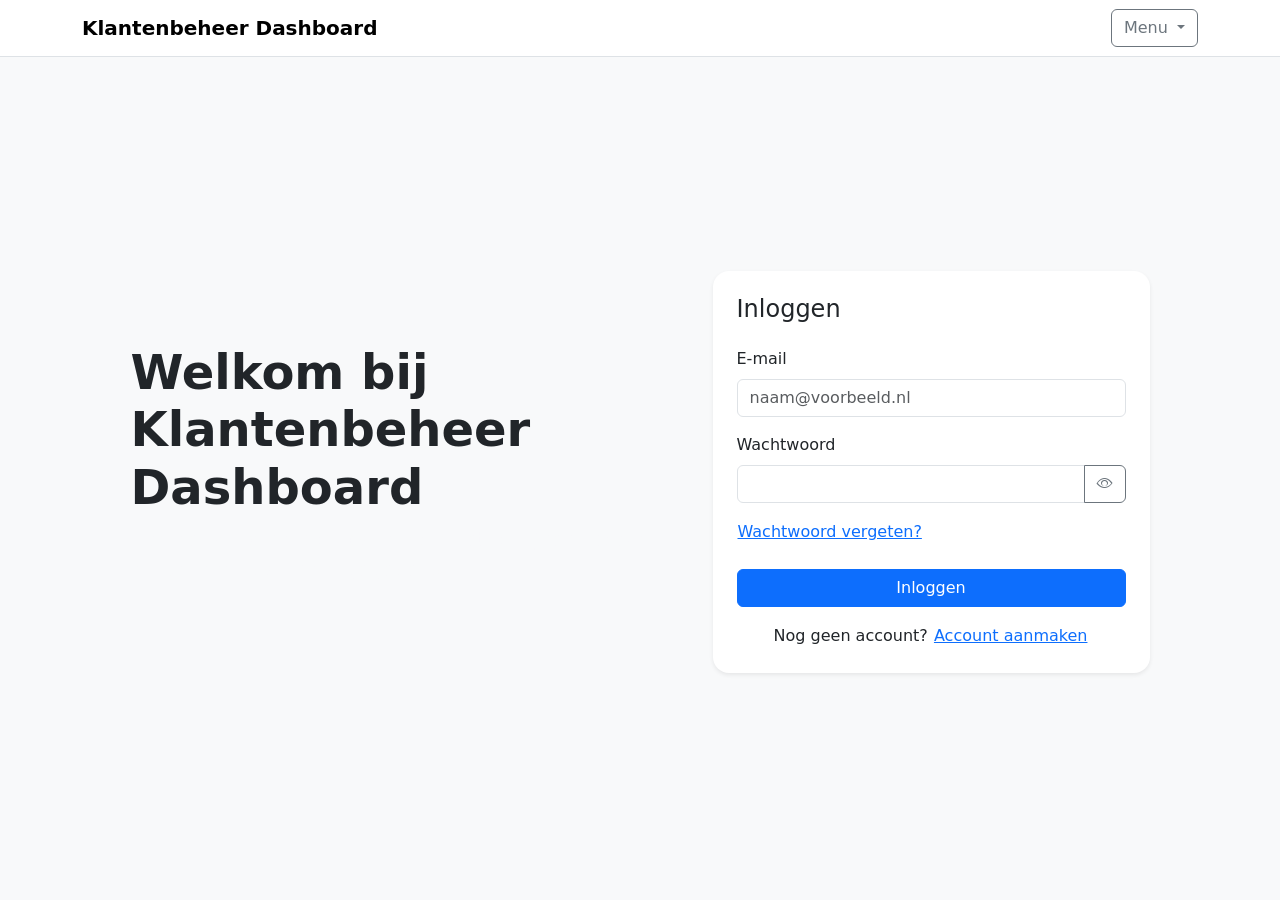
<file: index.html>
<!doctype html>
<html lang="nl">
<head>
    <meta charset="utf-8">
    <meta name="viewport" content="width=device-width, initial-scale=1">

    <title>Klantenbeheer Dashboard | Klantgegevens beheren</title>

    <meta
    name="description"
    content="Klantenbeheer Dashboard is een gebruiksvriendelijke frontend voor het bekijken, zoeken en beheren van klantgegevens.">

    <!-- Bootstrap CSS -->
    <link
        href="https://cdn.jsdelivr.net/npm/bootstrap@5.3.8/dist/css/bootstrap.min.css"
        rel="stylesheet"
        integrity="sha384-sRIl4kxILFvY47J16cr9ZwB07vP4J8+LH7qKQnuqkuIAvNWLzeN8tE5YBujZqJLB"
        crossorigin="anonymous"
    >

    <!-- Bootstrap Icons -->
    <link
        rel="stylesheet"
        href="https://cdn.jsdelivr.net/npm/bootstrap-icons@1.13.1/font/bootstrap-icons.min.css"
    >

    <link rel="icon" type="image/png" href="images/favicon.png">

    <!-- Eigen CSS -->
    <link rel="stylesheet" href="css/style.css">
</head>

<body class="bg-light login-page">

    <nav class="navbar navbar-expand-lg bg-white border-bottom">
        <div class="container">
            <a class="navbar-brand fw-bold" href="#">
                Klantenbeheer Dashboard
            </a>

            <div class="dropdown">
                <button
                    class="btn btn-outline-secondary dropdown-toggle"
                    type="button"
                    data-bs-toggle="dropdown"
                    aria-expanded="false">
                    Menu
                </button>

                <ul class="dropdown-menu dropdown-menu-end">
                    <li>
                        <span class="dropdown-item-text">
                            Contact
                        </span>
                    </li>
                </ul>
            </div>
        </div>
    </nav>

    <main class="container py-5">
        <div class="row align-items-center justify-content-center g-5">

            <div class="col-lg-6">
                <h1 class="display-5 fw-bold">
                    Welkom bij Klantenbeheer Dashboard
                </h1>

                <p class="lead text-light">
                    Een eenvoudige applicatie voor het bekijken,
                    zoeken en beheren van klantgegevens.
                </p>
            </div>

            <div class="col-lg-5">
                <div class="card shadow-sm border-0">
                    <div class="card-body p-4">

                        <h2 class="h4 mb-4">
                            Inloggen
                        </h2>

                        <div class="mb-3">
                            <label
                                for="email"
                                class="form-label">
                                E-mail
                            </label>

                            <input
                                type="email"
                                class="form-control"
                                id="email"
                                placeholder="naam@voorbeeld.nl">
                        </div>

                        <div class="mb-3">
                            <label
                                for="password"
                                class="form-label">
                                Wachtwoord
                            </label>

                            <div class="input-group">
                                <input
                                    type="password"
                                    class="form-control"
                                    id="password">

                                <button
                                    class="btn btn-outline-secondary"
                                    type="button"
                                    id="togglePassword"
                                    aria-label="Wachtwoord tonen">
                                    <i class="bi bi-eye"></i>
                                </button>
                            </div>
                        </div>

                        <div class="mb-4">
                            <button
                                type="button"
                                class="btn btn-link p-0">
                                Wachtwoord vergeten?
                            </button>
                        </div>

                        <a
                            href="dashboard.html"
                            class="btn btn-primary w-100 mb-3">
                            Inloggen
                        </a>

                        <div class="text-center">
                            <span>Nog geen account?</span>

                            <button
                                type="button"
                                class="btn btn-link p-0">
                                Account aanmaken
                            </button>
                        </div>

                    </div>
                </div>
            </div>

        </div>
    </main>

    <script
        src="https://cdn.jsdelivr.net/npm/bootstrap@5.3.8/dist/js/bootstrap.bundle.min.js">
    </script>

    <script src="js/main.js"></script>

</body>
</html>
</file>
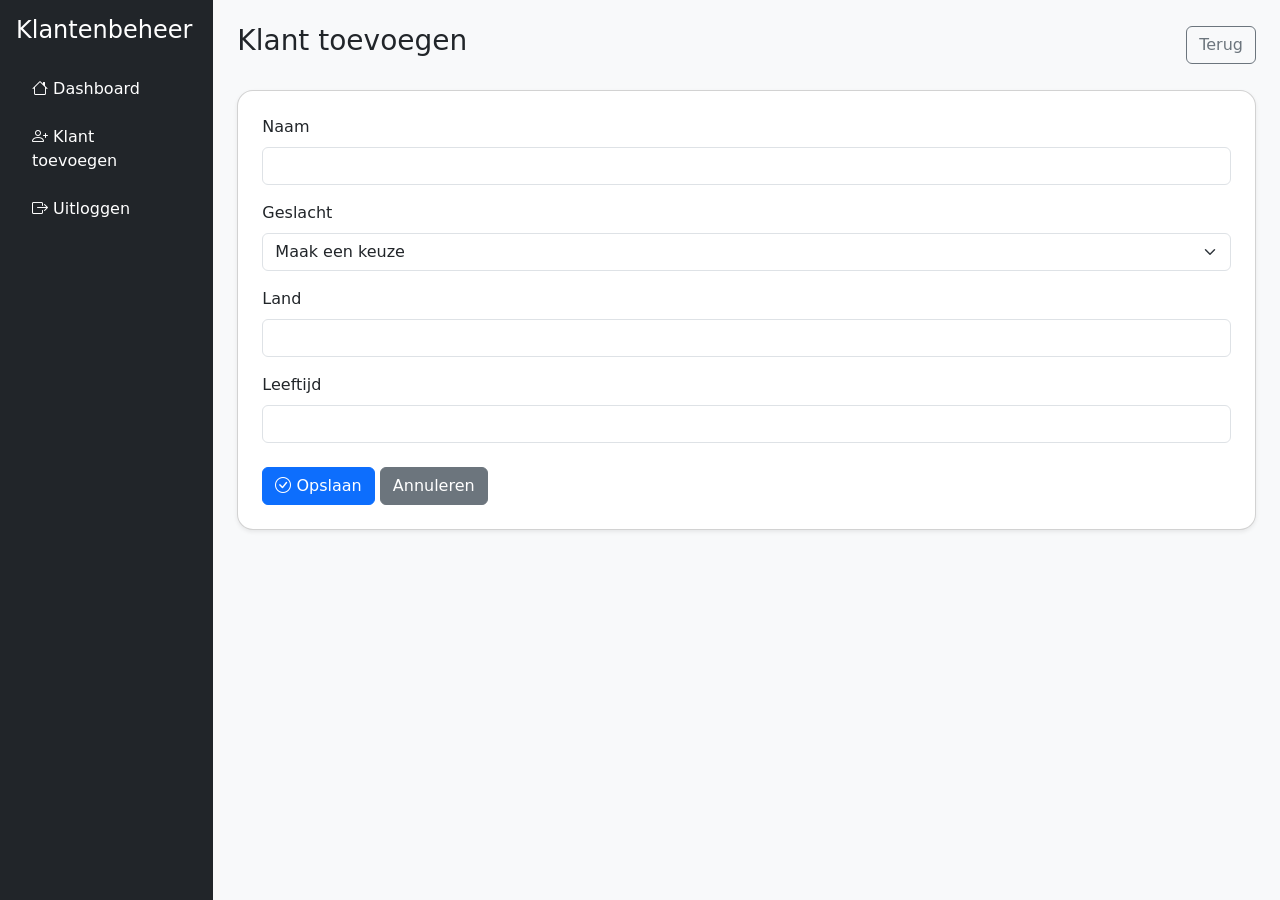
<file: add-customer.html>
<!DOCTYPE html>
<html lang="nl">

<head>
    <meta charset="UTF-8">
    <meta name="viewport" content="width=device-width, initial-scale=1.0">
    <meta name="robots" content="noindex, nofollow">

    <title>Klant toevoegen | Klantenbeheer Dashboard</title>

    <link
        href="https://cdn.jsdelivr.net/npm/bootstrap@5.3.8/dist/css/bootstrap.min.css"
        rel="stylesheet">

    <link
        rel="stylesheet"
        href="https://cdn.jsdelivr.net/npm/bootstrap-icons@1.13.1/font/bootstrap-icons.min.css">

    <link rel="stylesheet" href="css/style.css">
</head>

<body class="bg-light">

    <div class="container-fluid">
        <div class="row min-vh-100">

            <!-- Sidebar -->
            <aside class="col-md-3 col-lg-2 bg-dark text-white p-3">
                <h4 class="mb-4">Klantenbeheer</h4>

                <nav class="nav flex-column gap-2">
                    <a class="nav-link text-white" href="dashboard.html">
                        <i class="bi bi-house"></i> Dashboard
                    </a>

                    <a class="nav-link text-white active"
                       href="add-customer.html">
                        <i class="bi bi-person-plus"></i> Klant toevoegen
                    </a>

                    <a class="nav-link text-white" href="index.html">
                        <i class="bi bi-box-arrow-right"></i> Uitloggen
                    </a>
                </nav>
            </aside>

            <!-- Main content -->
            <main class="col-md-9 col-lg-10 p-4">

                <div class="d-flex justify-content-between
                            align-items-center mb-4">
                    <h1 class="h3">Klant toevoegen</h1>

                    <a href="dashboard.html"
                       class="btn btn-outline-secondary">
                        Terug
                    </a>
                </div>

                <div class="card shadow-sm">
                    <div class="card-body p-4">

                        <form id="customerForm"
                              class="needs-validation"
                              novalidate>

                            <div class="mb-3">
                                <label for="customerName"
                                       class="form-label">
                                    Naam
                                </label>

                                <input type="text"
                                       class="form-control"
                                       id="customerName"
                                       required>

                                <div class="invalid-feedback">
                                    Vul een naam in.
                                </div>
                            </div>

                            <div class="mb-3">
                                <label for="customerGender"
                                       class="form-label">
                                    Geslacht
                                </label>

                                <select class="form-select"
                                        id="customerGender"
                                        required>
                                    <option value="">Maak een keuze</option>
                                    <option value="Man">Man</option>
                                    <option value="Vrouw">Vrouw</option>
                                    <option value="Anders">Anders</option>
                                </select>

                                <div class="invalid-feedback">
                                    Kies een geslacht.
                                </div>
                            </div>

                            <div class="mb-3">
                                <label for="customerCountry"
                                       class="form-label">
                                    Land
                                </label>

                                <input type="text"
                                       class="form-control"
                                       id="customerCountry"
                                       required>

                                <div class="invalid-feedback">
                                    Vul een land in.
                                </div>
                            </div>

                            <div class="mb-4">
                                <label for="customerAge"
                                       class="form-label">
                                    Leeftijd
                                </label>

                                <input type="number"
                                       class="form-control"
                                       id="customerAge"
                                       min="0"
                                       max="120"
                                       required>

                                <div class="invalid-feedback">
                                    Vul een geldige leeftijd in.
                                </div>
                            </div>

                            <button type="submit"
                                    class="btn btn-primary">
                                <i class="bi bi-check-circle"></i>
                                Opslaan
                            </button>

                            <a href="dashboard.html"
                               class="btn btn-secondary">
                                Annuleren
                            </a>

                        </form>
                    </div>
                </div>

            </main>
        </div>
    </div>

    <script src="https://cdn.jsdelivr.net/npm/bootstrap@5.3.8/dist/js/bootstrap.bundle.min.js"></script>
    <script src="js/add-customer.js"></script>

</body>
</html>
</file>
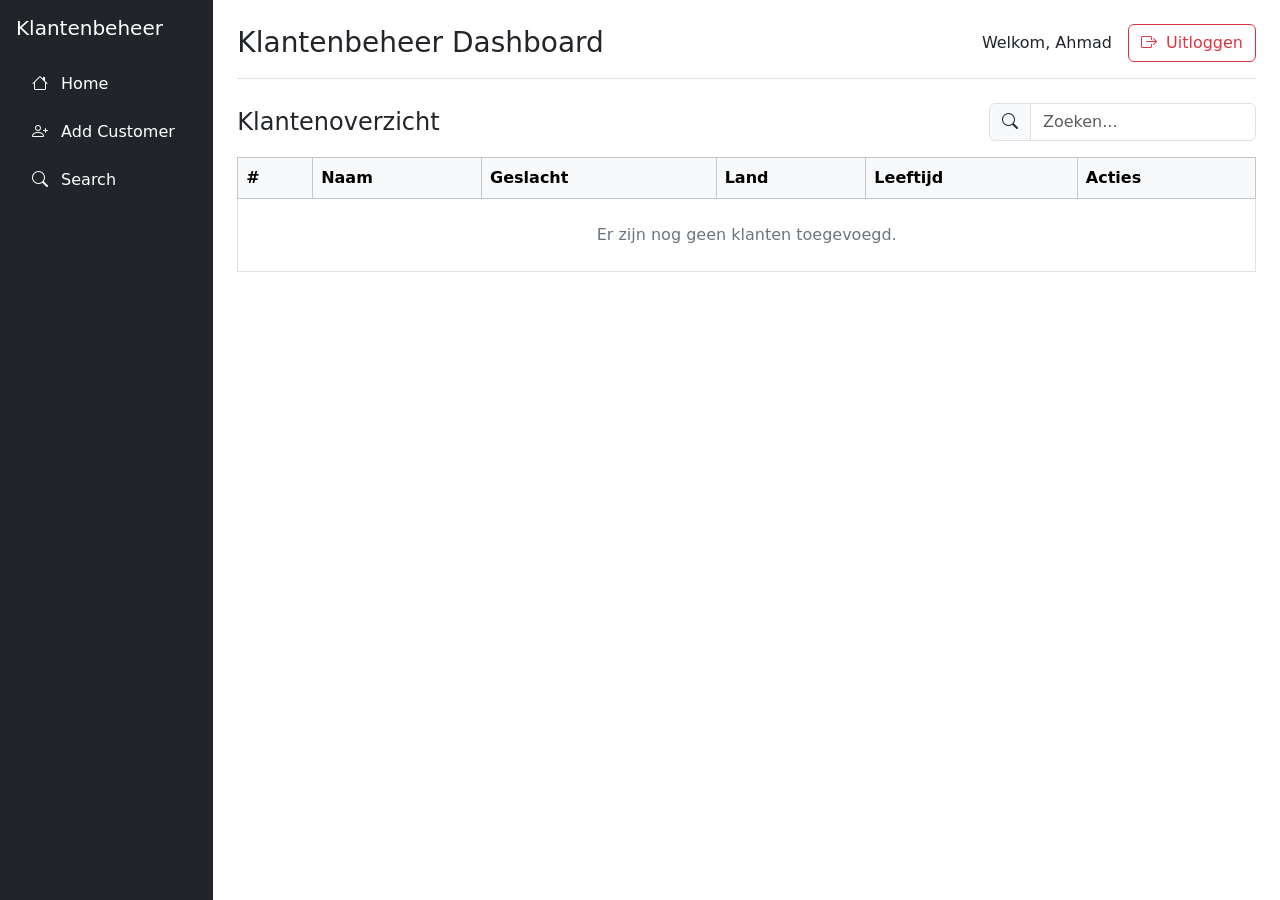
<file: dashboard.html>
<!doctype html>
<html lang="nl">

<head>
    <meta charset="utf-8">

    <meta
        name="viewport"
        content="width=device-width, initial-scale=1">

    <title>Dashboard | Klantenbeheer</title>

    <meta
        name="robots"
        content="noindex, nofollow">

    <link
        href="https://cdn.jsdelivr.net/npm/bootstrap@5.3.8/dist/css/bootstrap.min.css"
        rel="stylesheet">

    <link
        rel="stylesheet"
        href="https://cdn.jsdelivr.net/npm/bootstrap-icons@1.13.1/font/bootstrap-icons.min.css">

    <link
        rel="stylesheet"
        href="css/style.css">
</head>

<body class="dashboard-page">

    <div class="container-fluid">

        <div class="row min-vh-100">

            <!-- Sidebar -->
            <aside class="col-md-3 col-lg-2 bg-dark text-white p-3">

                <h2 class="h5 mb-4">
                    Klantenbeheer
                </h2>

                <nav class="nav flex-column gap-2">

                    <a
                        class="nav-link text-white"
                        href="dashboard.html">

                        <i class="bi bi-house me-2"></i>
                        Home
                    </a>

                    <a
                        class="nav-link text-white"
                        href="add-customer.html">

                        <i class="bi bi-person-plus me-2"></i>
                        Add Customer
                    </a>

                    <a
                        class="nav-link text-white"
                        href="#customerSearch">

                        <i class="bi bi-search me-2"></i>
                        Search
                    </a>

                </nav>

            </aside>

            <!-- Hoofdinhoud -->
            <main class="col-md-9 col-lg-10 p-4">

                <header
                    class="d-flex justify-content-between align-items-center border-bottom pb-3 mb-4">

                    <h1 class="h3 mb-0">
                        Klantenbeheer Dashboard
                    </h1>

                    <div class="d-flex align-items-center gap-3">

                        <span>
                            Welkom, Ahmad
                        </span>

                        <a
                            href="index.html"
                            class="btn btn-outline-danger">

                            <i class="bi bi-box-arrow-right me-1"></i>
                            Uitloggen
                        </a>

                    </div>

                </header>

                <section>

    <div
        class="d-flex justify-content-between align-items-center mb-3">

        <h2 class="h4 mb-0">
            Klantenoverzicht
        </h2>

        <div class="input-group w-auto">

            <span class="input-group-text">
                <i class="bi bi-search"></i>
            </span>

            <input
                type="search"
                class="form-control"
                id="customerSearch"
                placeholder="Zoeken...">

        </div>

    </div>

    <div class="table-responsive">

        <table
            class="table table-bordered table-hover align-middle"
            id="customerTable">

            <thead class="table-light">

                <tr>
                    <th>#</th>
                    <th>Naam</th>
                    <th>Geslacht</th>
                    <th>Land</th>
                    <th>Leeftijd</th>
                    <th>Acties</th>
                </tr>

            </thead>

            <tbody></tbody>

        </table>

    </div>

</section>


<!-- Klantgegevens bekijken -->
<div class="modal fade" id="viewCustomerModal"
     tabindex="-1"
     aria-labelledby="viewCustomerModalLabel"
     aria-hidden="true">

    <div class="modal-dialog modal-dialog-centered">

        <div class="modal-content">

            <div class="modal-header">
                <h2 class="modal-title fs-5"
                    id="viewCustomerModalLabel">
                    Klantgegevens
                </h2>

                <button type="button"
                        class="btn-close"
                        data-bs-dismiss="modal"
                        aria-label="Sluiten">
                </button>
            </div>

            <div class="modal-body">

                <dl class="row mb-0">
                    <dt class="col-sm-4">Naam</dt>
                    <dd class="col-sm-8" id="viewName"></dd>

                    <dt class="col-sm-4">Geslacht</dt>
                    <dd class="col-sm-8" id="viewGender"></dd>

                    <dt class="col-sm-4">Land</dt>
                    <dd class="col-sm-8" id="viewCountry"></dd>

                    <dt class="col-sm-4">Leeftijd</dt>
                    <dd class="col-sm-8" id="viewAge"></dd>
                </dl>

            </div>

            <div class="modal-footer">
                <button type="button"
                        class="btn btn-secondary"
                        data-bs-dismiss="modal">
                    Sluiten
                </button>
            </div>

        </div>
    </div>
</div>


<!-- Klantgegevens wijzigen -->
<div class="modal fade" id="editCustomerModal"
     tabindex="-1"
     aria-labelledby="editCustomerModalLabel"
     aria-hidden="true">

    <div class="modal-dialog modal-dialog-centered">
        <div class="modal-content">

            <form id="editCustomerForm" novalidate>

                <div class="modal-header">
                    <h2 class="modal-title fs-5"
                        id="editCustomerModalLabel">
                        Klant wijzigen
                    </h2>

                    <button type="button"
                            class="btn-close"
                            data-bs-dismiss="modal"
                            aria-label="Sluiten">
                    </button>
                </div>

                <div class="modal-body">

                    <input type="hidden" id="editCustomerId">

                    <div class="mb-3">
                        <label for="editName" class="form-label">
                            Naam
                        </label>
                        <input type="text"
                               class="form-control"
                               id="editName"
                               required>
                        <div class="invalid-feedback">
                            Vul een naam in.
                        </div>
                    </div>

                    <div class="mb-3">
                        <label for="editGender" class="form-label">
                            Geslacht
                        </label>
                        <select class="form-select"
                                id="editGender"
                                required>
                            <option value="">Maak een keuze</option>
                            <option value="Man">Man</option>
                            <option value="Vrouw">Vrouw</option>
                            <option value="Anders">Anders</option>
                        </select>
                        <div class="invalid-feedback">
                            Kies een geslacht.
                        </div>
                    </div>

                    <div class="mb-3">
                        <label for="editCountry" class="form-label">
                            Land
                        </label>
                        <input type="text"
                               class="form-control"
                               id="editCountry"
                               required>
                        <div class="invalid-feedback">
                            Vul een land in.
                        </div>
                    </div>

                    <div class="mb-3">
                        <label for="editAge" class="form-label">
                            Leeftijd
                        </label>
                        <input type="number"
                               class="form-control"
                               id="editAge"
                               min="0"
                               max="120"
                               required>
                        <div class="invalid-feedback">
                            Vul een geldige leeftijd in.
                        </div>
                    </div>

                </div>

                <div class="modal-footer">
                    <button type="button"
                            class="btn btn-secondary"
                            data-bs-dismiss="modal">
                        Annuleren
                    </button>

                    <button type="submit"
                            class="btn btn-primary">
                        Opslaan
                    </button>
                </div>

            </form>

        </div>
    </div>
</div>


<!-- Klant verwijderen -->
<div class="modal fade" id="deleteCustomerModal"
     tabindex="-1"
     aria-labelledby="deleteCustomerModalLabel"
     aria-hidden="true">

    <div class="modal-dialog modal-dialog-centered">
        <div class="modal-content">

            <div class="modal-header">
                <h2 class="modal-title fs-5"
                    id="deleteCustomerModalLabel">
                    Klant verwijderen
                </h2>

                <button type="button"
                        class="btn-close"
                        data-bs-dismiss="modal"
                        aria-label="Sluiten">
                </button>
            </div>

            <div class="modal-body">
                <p>
                    Weet je zeker dat je
                    <strong id="deleteCustomerName"></strong>
                    wilt verwijderen?
                </p>

                <p class="text-danger mb-0">
                    Deze actie kan niet ongedaan worden gemaakt.
                </p>
            </div>

            <div class="modal-footer">
                <button type="button"
                        class="btn btn-secondary"
                        data-bs-dismiss="modal">
                    Annuleren
                </button>

                <button type="button"
                        class="btn btn-danger"
                        id="confirmDeleteCustomer">
                    Verwijderen
                </button>
            </div>

        </div>
    </div>
</div>

            </main>

        </div>

    </div>

    <script
        src="https://cdn.jsdelivr.net/npm/bootstrap@5.3.8/dist/js/bootstrap.bundle.min.js">
    </script>

    <script src="js/main.js"></script>

</body>

</html>
</file>
<file: css/style.css>
body {
    min-height: 100vh;
}

.login-page main {
    min-height: calc(100vh - 70px);
    display: flex;
    align-items: center;
}

.card {
    border-radius: 1rem;
}

@media (max-width: 991.98px) {
    .login-page main {
        align-items: flex-start;
    }
}
</file>
